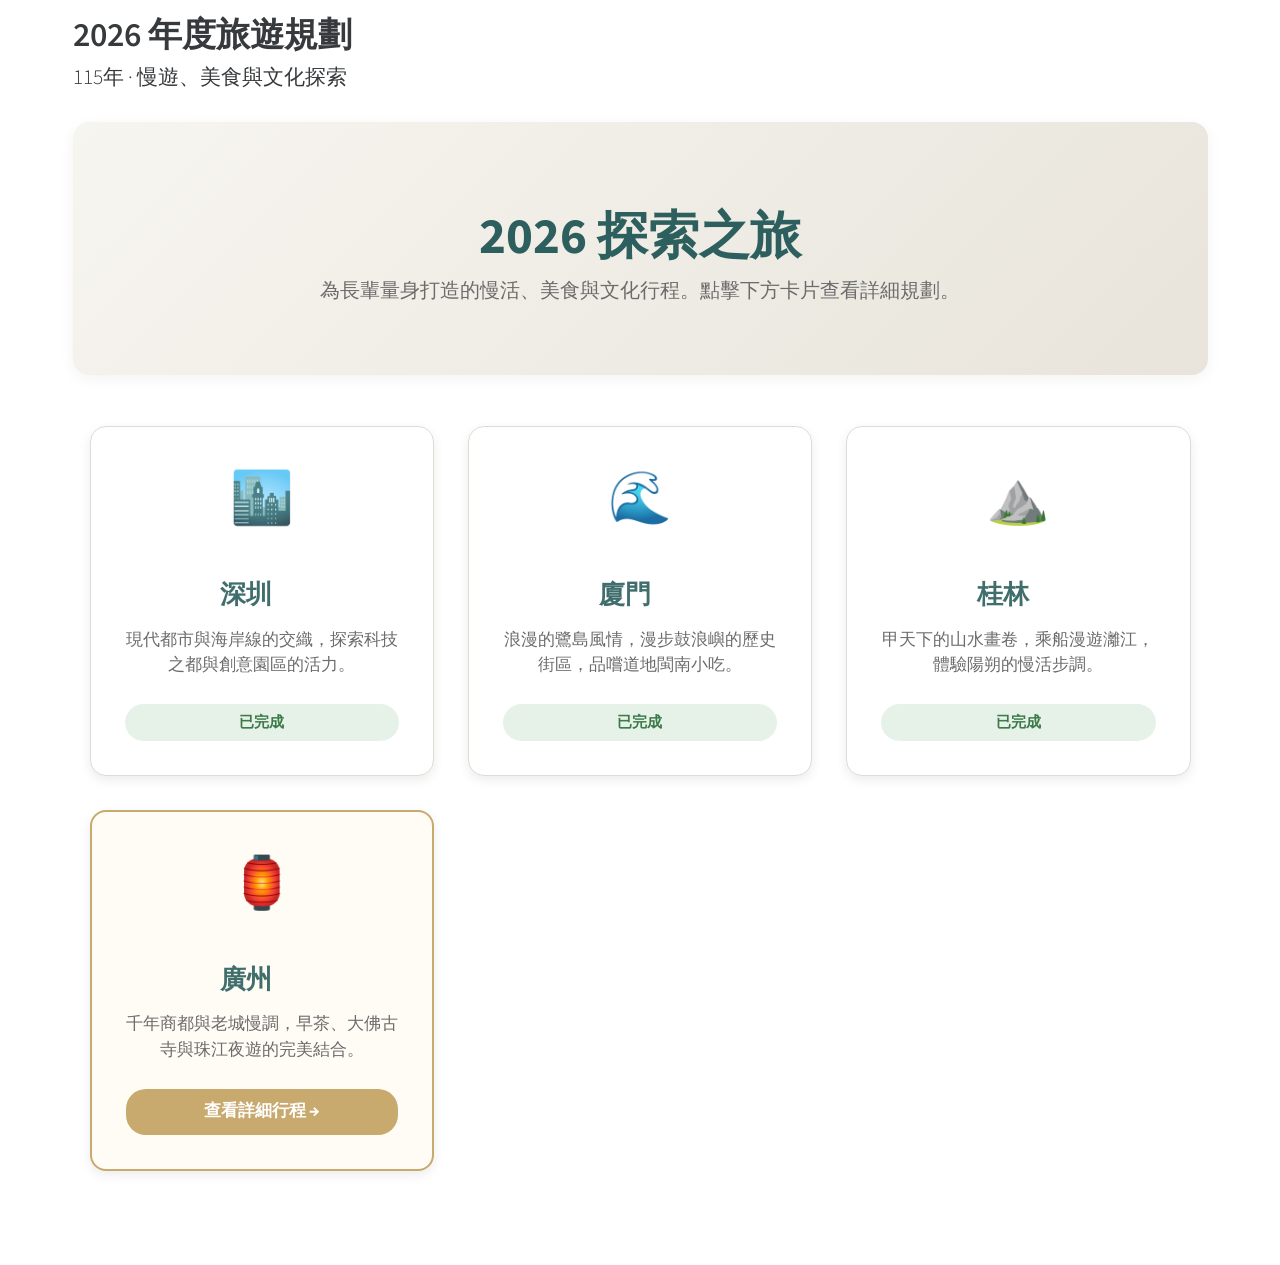
<file: index.html>
<!DOCTYPE html>
<html xmlns="http://www.w3.org/1999/xhtml" lang="en" xml:lang="en"><head>

<meta charset="utf-8">
<meta name="generator" content="quarto-1.10.19">

<meta name="viewport" content="width=device-width, initial-scale=1.0, user-scalable=yes">


<title>2026 年度旅遊規劃</title>
<style>
/* Default styles provided by pandoc.
** See https://pandoc.org/MANUAL.html#variables-for-html for config info.
*/
span.smallcaps{font-variant: small-caps;}
div.columns{display: flex; gap: 1.5em;}
div.column{flex: auto;}
@media screen {
div.columns{gap: min(4vw, 1.5em);}
div.column{overflow-x: auto;}
}
div.hanging-indent{margin-left: 1.5em; text-indent: -1.5em;}
ul.task-list{list-style: none;}
ul.task-list li input[type="checkbox"] {
  width: 0.8em;
  margin: 0 0.8em 0.2em -1em; /* quarto-specific, see https://github.com/quarto-dev/quarto-cli/issues/4556 */ 
  vertical-align: middle;
}
</style>


<script src="index_files/libs/clipboard/clipboard.min.js"></script>
<script src="index_files/libs/quarto-html/quarto.js" type="module"></script>
<script src="index_files/libs/quarto-html/tabsets/tabsets.js" type="module"></script>
<script src="index_files/libs/quarto-html/popper.min.js"></script>
<script src="index_files/libs/quarto-html/tippy.umd.min.js"></script>
<script src="index_files/libs/quarto-html/anchor.min.js"></script>
<link href="index_files/libs/quarto-html/tippy.css" rel="stylesheet">
<link href="index_files/libs/quarto-html/quarto-syntax-highlighting-bf27225e3a48a9273f3daa8f8e829971.css" rel="stylesheet" id="quarto-text-highlighting-styles">
<script src="index_files/libs/bootstrap/bootstrap.min.js"></script>
<link href="index_files/libs/bootstrap/bootstrap-icons.css" rel="stylesheet">
<link href="index_files/libs/bootstrap/bootstrap-62e2d20df198e8a01bb734742f2e28cf.min.css" rel="stylesheet" append-hash="true" id="quarto-bootstrap" data-mode="light">


<link rel="stylesheet" href="styles.css">
</head>

<body class="quarto-light">

<div id="quarto-content" class="page-columns page-rows-contents page-layout-full">

<main class="content column-page" id="quarto-document-content">

<header id="title-block-header" class="quarto-title-block default">
<div class="quarto-title">
<h1 class="title">2026 年度旅遊規劃</h1>
<p class="subtitle lead">115年 · 慢遊、美食與文化探索</p>
</div>



<div class="quarto-title-meta column-page">

    
  
    
  </div>
  


</header>


<div class="hero-section">
  <h1>2026 探索之旅</h1>
  <p>為長輩量身打造的慢活、美食與文化行程。點擊下方卡片查看詳細規劃。</p>
</div>

<div class="grid-container">

  <!-- 卡片 1：深圳 -->
  <div class="travel-card">
    <div class="card-icon">🏙️</div>
    <h3 class="anchored">深圳</h3>
    <p>現代都市與海岸線的交織，探索科技之都與創意園區的活力。</p>
    <span class="status-badge coming-soon">已完成</span>
  </div>

  <!-- 卡片 2：廈門 -->
  <div class="travel-card">
    <div class="card-icon">🌊</div>
    <h3 class="anchored">廈門</h3>
    <p>浪漫的鷺島風情，漫步鼓浪嶼的歷史街區，品嚐道地閩南小吃。</p>
    <span class="status-badge coming-soon">已完成</span>
  </div>

  <!-- 卡片 3：桂林 -->
  <div class="travel-card">
    <div class="card-icon">⛰️</div>
    <h3 class="anchored">桂林</h3>
    <p>甲天下的山水畫卷，乘船漫遊灕江，體驗陽朔的慢活步調。</p>
    <span class="status-badge coming-soon">已完成</span>
  </div>

  <!-- 卡片 4：廣州 (已連結) -->
  <div class="travel-card featured">
    <div class="card-icon">🏮</div>
    <h3 class="anchored">廣州</h3>
    <p>千年商都與老城慢調，早茶、大佛古寺與珠江夜遊的完美結合。</p>
    <!-- 這裡連結到你的廣州行程 HTML -->
    <a href="11511廣州自由行規劃.html" class="btn-link" target="_blank">查看詳細行程 →</a>
  </div>

</div>

</main>
<!-- /main column -->
<script id="quarto-html-after-body" type="application/javascript">
  window.document.addEventListener("DOMContentLoaded", function (event) {
    const icon = "";
    const anchorJS = new window.AnchorJS();
    anchorJS.options = {
      placement: 'right',
      icon: icon
    };
    anchorJS.add('.anchored');
    const isCodeAnnotation = (el) => {
      for (const clz of el.classList) {
        if (clz.startsWith('code-annotation-')) {                     
          return true;
        }
      }
      return false;
    }
    const onCopySuccess = function(e) {
      // button target
      const button = e.trigger;
      // don't keep focus
      button.blur();
      // flash "checked"
      button.classList.add('code-copy-button-checked');
      var currentTitle = button.getAttribute("title");
      button.setAttribute("title", "Copied!");
      let tooltip;
      if (window.bootstrap) {
        button.setAttribute("data-bs-toggle", "tooltip");
        button.setAttribute("data-bs-placement", "left");
        button.setAttribute("data-bs-title", "Copied!");
        tooltip = new bootstrap.Tooltip(button, 
          { trigger: "manual", 
            customClass: "code-copy-button-tooltip",
            offset: [0, -8]});
        tooltip.show();    
      }
      setTimeout(function() {
        if (tooltip) {
          tooltip.hide();
          button.removeAttribute("data-bs-title");
          button.removeAttribute("data-bs-toggle");
          button.removeAttribute("data-bs-placement");
        }
        button.setAttribute("title", currentTitle);
        button.classList.remove('code-copy-button-checked');
      }, 1000);
      // clear code selection
      e.clearSelection();
    }
    const getTextToCopy = function(trigger) {
      const outerScaffold = trigger.parentElement.cloneNode(true);
      const codeEl = outerScaffold.querySelector('code');
      for (const childEl of codeEl.children) {
        if (isCodeAnnotation(childEl)) {
          childEl.remove();
        }
      }
      return codeEl.innerText;
    }
    const clipboard = new window.ClipboardJS('.code-copy-button:not([data-in-quarto-modal])', {
      text: getTextToCopy
    });
    clipboard.on('success', onCopySuccess);
    if (window.document.getElementById('quarto-embedded-source-code-modal')) {
      const clipboardModal = new window.ClipboardJS('.code-copy-button[data-in-quarto-modal]', {
        text: getTextToCopy,
        container: window.document.getElementById('quarto-embedded-source-code-modal')
      });
      clipboardModal.on('success', onCopySuccess);
    }
      var localhostRegex = new RegExp(/^(?:http|https):\/\/localhost\:?[0-9]*\//);
      var mailtoRegex = new RegExp(/^mailto:/);
        var filterRegex = new RegExp('/' + window.location.host + '/');
      var isInternal = (href) => {
          return filterRegex.test(href) || localhostRegex.test(href) || mailtoRegex.test(href);
      }
      // Inspect non-navigation links and adorn them if external
     var links = window.document.querySelectorAll('a[href]:not(.nav-link):not(.navbar-brand):not(.toc-action):not(.sidebar-link):not(.sidebar-item-toggle):not(.pagination-link):not(.no-external):not([aria-hidden]):not(.dropdown-item):not(.quarto-navigation-tool):not(.about-link)');
      for (var i=0; i<links.length; i++) {
        const link = links[i];
        if (!isInternal(link.href)) {
          // undo the damage that might have been done by quarto-nav.js in the case of
          // links that we want to consider external
          if (link.dataset.originalHref !== undefined) {
            link.href = link.dataset.originalHref;
          }
        }
      }
    function tippyHover(el, contentFn, onTriggerFn, onUntriggerFn) {
      const config = {
        allowHTML: true,
        maxWidth: 500,
        delay: 100,
        arrow: false,
        appendTo: function(el) {
            return el.parentElement;
        },
        interactive: true,
        interactiveBorder: 10,
        theme: 'quarto',
        placement: 'bottom-start',
      };
      if (contentFn) {
        config.content = contentFn;
      }
      if (onTriggerFn) {
        config.onTrigger = onTriggerFn;
      }
      if (onUntriggerFn) {
        config.onUntrigger = onUntriggerFn;
      }
      window.tippy(el, config); 
    }
    const noterefs = window.document.querySelectorAll('a[role="doc-noteref"]');
    for (var i=0; i<noterefs.length; i++) {
      const ref = noterefs[i];
      tippyHover(ref, function() {
        // use id or data attribute instead here
        let href = ref.getAttribute('data-footnote-href') || ref.getAttribute('href');
        try { href = new URL(href).hash; } catch {}
        const id = href.replace(/^#\/?/, "");
        const note = window.document.getElementById(id);
        if (note) {
          return note.innerHTML;
        } else {
          return "";
        }
      });
    }
    const xrefs = window.document.querySelectorAll('a.quarto-xref');
    const processXRef = (id, note) => {
      // Strip column container classes
      const stripColumnClz = (el) => {
        el.classList.remove("page-full", "page-columns");
        if (el.children) {
          for (const child of el.children) {
            stripColumnClz(child);
          }
        }
      }
      stripColumnClz(note)
      if (id === null || id.startsWith('sec-')) {
        // Special case sections, only their first couple elements
        const container = document.createElement("div");
        if (note.children && note.children.length > 2) {
          container.appendChild(note.children[0].cloneNode(true));
          for (let i = 1; i < note.children.length; i++) {
            const child = note.children[i];
            if (child.tagName === "P" && child.innerText === "") {
              continue;
            } else {
              container.appendChild(child.cloneNode(true));
              break;
            }
          }
          if (window.Quarto?.typesetMath) {
            window.Quarto.typesetMath(container);
          }
          return container.innerHTML
        } else {
          if (window.Quarto?.typesetMath) {
            window.Quarto.typesetMath(note);
          }
          return note.innerHTML;
        }
      } else {
        // Remove any anchor links if they are present
        const anchorLink = note.querySelector('a.anchorjs-link');
        if (anchorLink) {
          anchorLink.remove();
        }
        if (window.Quarto?.typesetMath) {
          window.Quarto.typesetMath(note);
        }
        if (note.classList.contains("callout")) {
          return note.outerHTML;
        } else {
          return note.innerHTML;
        }
      }
    }
    for (var i=0; i<xrefs.length; i++) {
      const xref = xrefs[i];
      tippyHover(xref, undefined, function(instance) {
        instance.disable();
        let url = xref.getAttribute('href');
        let hash = undefined; 
        if (url.startsWith('#')) {
          hash = url;
        } else {
          try { hash = new URL(url).hash; } catch {}
        }
        if (hash) {
          const id = hash.replace(/^#\/?/, "");
          const note = window.document.getElementById(id);
          if (note !== null) {
            try {
              const html = processXRef(id, note.cloneNode(true));
              instance.setContent(html);
            } finally {
              instance.enable();
              instance.show();
            }
          } else {
            // See if we can fetch this
            fetch(url.split('#')[0])
            .then(res => res.text())
            .then(html => {
              const parser = new DOMParser();
              const htmlDoc = parser.parseFromString(html, "text/html");
              const note = htmlDoc.getElementById(id);
              if (note !== null) {
                const html = processXRef(id, note);
                instance.setContent(html);
              } 
            }).finally(() => {
              instance.enable();
              instance.show();
            });
          }
        } else {
          // See if we can fetch a full url (with no hash to target)
          // This is a special case and we should probably do some content thinning / targeting
          fetch(url)
          .then(res => res.text())
          .then(html => {
            const parser = new DOMParser();
            const htmlDoc = parser.parseFromString(html, "text/html");
            const note = htmlDoc.querySelector('main.content');
            if (note !== null) {
              // This should only happen for chapter cross references
              // (since there is no id in the URL)
              // remove the first header
              if (note.children.length > 0 && note.children[0].tagName === "HEADER") {
                note.children[0].remove();
              }
              const html = processXRef(null, note);
              instance.setContent(html);
            } 
          }).finally(() => {
            instance.enable();
            instance.show();
          });
        }
      }, function(instance) {
      });
    }
        let selectedAnnoteEl;
        const selectorForAnnotation = ( cell, annotation) => {
          let cellAttr = 'data-code-cell="' + cell + '"';
          let lineAttr = 'data-code-annotation="' +  annotation + '"';
          const selector = 'span[' + cellAttr + '][' + lineAttr + ']';
          return selector;
        }
        const selectCodeLines = (annoteEl) => {
          const doc = window.document;
          const targetCell = annoteEl.getAttribute("data-target-cell");
          const targetAnnotation = annoteEl.getAttribute("data-target-annotation");
          const annoteSpan = window.document.querySelector(selectorForAnnotation(targetCell, targetAnnotation));
          const lines = annoteSpan.getAttribute("data-code-lines").split(",");
          const lineIds = lines.map((line) => {
            return targetCell + "-" + line;
          })
          let top = null;
          let height = null;
          let parent = null;
          if (lineIds.length > 0) {
              //compute the position of the single el (top and bottom and make a div)
              const el = window.document.getElementById(lineIds[0]);
              top = el.offsetTop;
              height = el.offsetHeight;
              parent = el.parentElement.parentElement;
            if (lineIds.length > 1) {
              const lastEl = window.document.getElementById(lineIds[lineIds.length - 1]);
              const bottom = lastEl.offsetTop + lastEl.offsetHeight;
              height = bottom - top;
            }
            if (top !== null && height !== null && parent !== null) {
              // cook up a div (if necessary) and position it 
              let div = window.document.getElementById("code-annotation-line-highlight");
              if (div === null) {
                div = window.document.createElement("div");
                div.setAttribute("id", "code-annotation-line-highlight");
                div.style.position = 'absolute';
                parent.appendChild(div);
              }
              div.style.top = top - 2 + "px";
              div.style.height = height + 4 + "px";
              div.style.left = 0;
              let gutterDiv = window.document.getElementById("code-annotation-line-highlight-gutter");
              if (gutterDiv === null) {
                gutterDiv = window.document.createElement("div");
                gutterDiv.setAttribute("id", "code-annotation-line-highlight-gutter");
                gutterDiv.style.position = 'absolute';
                const codeCell = window.document.getElementById(targetCell);
                const gutter = codeCell.querySelector('.code-annotation-gutter');
                gutter.appendChild(gutterDiv);
              }
              gutterDiv.style.top = top - 2 + "px";
              gutterDiv.style.height = height + 4 + "px";
            }
            selectedAnnoteEl = annoteEl;
          }
        };
        const unselectCodeLines = () => {
          const elementsIds = ["code-annotation-line-highlight", "code-annotation-line-highlight-gutter"];
          elementsIds.forEach((elId) => {
            const div = window.document.getElementById(elId);
            if (div) {
              div.remove();
            }
          });
          selectedAnnoteEl = undefined;
        };
          // Handle positioning of the toggle
      window.addEventListener(
        "resize",
        throttle(() => {
          elRect = undefined;
          if (selectedAnnoteEl) {
            selectCodeLines(selectedAnnoteEl);
          }
        }, 10)
      );
      function throttle(fn, ms) {
      let throttle = false;
      let timer;
        return (...args) => {
          if(!throttle) { // first call gets through
              fn.apply(this, args);
              throttle = true;
          } else { // all the others get throttled
              if(timer) clearTimeout(timer); // cancel #2
              timer = setTimeout(() => {
                fn.apply(this, args);
                timer = throttle = false;
              }, ms);
          }
        };
      }
        // Attach click handler to the DT
        const annoteDls = window.document.querySelectorAll('dt[data-target-cell]');
        for (const annoteDlNode of annoteDls) {
          annoteDlNode.addEventListener('click', (event) => {
            const clickedEl = event.target;
            if (clickedEl !== selectedAnnoteEl) {
              unselectCodeLines();
              const activeEl = window.document.querySelector('dt[data-target-cell].code-annotation-active');
              if (activeEl) {
                activeEl.classList.remove('code-annotation-active');
              }
              selectCodeLines(clickedEl);
              clickedEl.classList.add('code-annotation-active');
            } else {
              // Unselect the line
              unselectCodeLines();
              clickedEl.classList.remove('code-annotation-active');
            }
          });
        }
    const findCites = (el) => {
      const parentEl = el.parentElement;
      if (parentEl) {
        const cites = parentEl.dataset.cites;
        if (cites) {
          return {
            el,
            cites: cites.split(' ')
          };
        } else {
          return findCites(el.parentElement)
        }
      } else {
        return undefined;
      }
    };
    var bibliorefs = window.document.querySelectorAll('a[role="doc-biblioref"]');
    for (var i=0; i<bibliorefs.length; i++) {
      const ref = bibliorefs[i];
      const citeInfo = findCites(ref);
      if (citeInfo) {
        tippyHover(citeInfo.el, function() {
          var popup = window.document.createElement('div');
          citeInfo.cites.forEach(function(cite) {
            var citeDiv = window.document.createElement('div');
            citeDiv.classList.add('hanging-indent');
            citeDiv.classList.add('csl-entry');
            var biblioDiv = window.document.getElementById('ref-' + cite);
            if (biblioDiv) {
              citeDiv.innerHTML = biblioDiv.innerHTML;
            }
            popup.appendChild(citeDiv);
          });
          return popup.innerHTML;
        });
      }
    }
  });
  </script>
</div> <!-- /content -->




</body></html>
</file>
<file: index_files/libs/quarto-html/tippy.css>
.tippy-box[data-animation=fade][data-state=hidden]{opacity:0}[data-tippy-root]{max-width:calc(100vw - 10px)}.tippy-box{position:relative;background-color:#333;color:#fff;border-radius:4px;font-size:14px;line-height:1.4;white-space:normal;outline:0;transition-property:transform,visibility,opacity}.tippy-box[data-placement^=top]>.tippy-arrow{bottom:0}.tippy-box[data-placement^=top]>.tippy-arrow:before{bottom:-7px;left:0;border-width:8px 8px 0;border-top-color:initial;transform-origin:center top}.tippy-box[data-placement^=bottom]>.tippy-arrow{top:0}.tippy-box[data-placement^=bottom]>.tippy-arrow:before{top:-7px;left:0;border-width:0 8px 8px;border-bottom-color:initial;transform-origin:center bottom}.tippy-box[data-placement^=left]>.tippy-arrow{right:0}.tippy-box[data-placement^=left]>.tippy-arrow:before{border-width:8px 0 8px 8px;border-left-color:initial;right:-7px;transform-origin:center left}.tippy-box[data-placement^=right]>.tippy-arrow{left:0}.tippy-box[data-placement^=right]>.tippy-arrow:before{left:-7px;border-width:8px 8px 8px 0;border-right-color:initial;transform-origin:center right}.tippy-box[data-inertia][data-state=visible]{transition-timing-function:cubic-bezier(.54,1.5,.38,1.11)}.tippy-arrow{width:16px;height:16px;color:#333}.tippy-arrow:before{content:"";position:absolute;border-color:transparent;border-style:solid}.tippy-content{position:relative;padding:5px 9px;z-index:1}
</file>
<file: index_files/libs/quarto-html/quarto-syntax-highlighting-bf27225e3a48a9273f3daa8f8e829971.css>
/* quarto syntax highlight colors */
:root {
  --quarto-hl-ot-color: #003B4F;
  --quarto-hl-at-color: #657422;
  --quarto-hl-ss-color: #20794D;
  --quarto-hl-an-color: #5E5E5E;
  --quarto-hl-fu-color: #4758AB;
  --quarto-hl-st-color: #20794D;
  --quarto-hl-cf-color: #003B4F;
  --quarto-hl-op-color: #5E5E5E;
  --quarto-hl-er-color: #AD0000;
  --quarto-hl-bn-color: #AD0000;
  --quarto-hl-al-color: #AD0000;
  --quarto-hl-va-color: #111111;
  --quarto-hl-bu-color: inherit;
  --quarto-hl-ex-color: inherit;
  --quarto-hl-pp-color: #AD0000;
  --quarto-hl-in-color: #5E5E5E;
  --quarto-hl-vs-color: #20794D;
  --quarto-hl-wa-color: #5E5E5E;
  --quarto-hl-do-color: #5E5E5E;
  --quarto-hl-im-color: #00769E;
  --quarto-hl-ch-color: #20794D;
  --quarto-hl-dt-color: #AD0000;
  --quarto-hl-fl-color: #AD0000;
  --quarto-hl-co-color: #5E5E5E;
  --quarto-hl-cv-color: #5E5E5E;
  --quarto-hl-cn-color: #8f5902;
  --quarto-hl-sc-color: #5E5E5E;
  --quarto-hl-dv-color: #AD0000;
  --quarto-hl-kw-color: #003B4F;
}

/* other quarto variables */
:root {
  --quarto-font-monospace: SFMono-Regular, Menlo, Monaco, Consolas, "Liberation Mono", "Courier New", monospace;
}

/* syntax highlight based on Pandoc's rules */
pre > code.sourceCode > span {
  color: #003B4F;
}

code.sourceCode > span {
  color: #003B4F;
}

div.sourceCode,
div.sourceCode pre.sourceCode {
  color: #003B4F;
}

/* Normal */
code span {
  color: #003B4F;
}

/* Alert */
code span.al {
  color: #AD0000;
  font-style: inherit;
}

/* Annotation */
code span.an {
  color: #5E5E5E;
  font-style: inherit;
}

/* Attribute */
code span.at {
  color: #657422;
  font-style: inherit;
}

/* BaseN */
code span.bn {
  color: #AD0000;
  font-style: inherit;
}

/* BuiltIn */
code span.bu {
  font-style: inherit;
}

/* ControlFlow */
code span.cf {
  color: #003B4F;
  font-weight: bold;
  font-style: inherit;
}

/* Char */
code span.ch {
  color: #20794D;
  font-style: inherit;
}

/* Constant */
code span.cn {
  color: #8f5902;
  font-style: inherit;
}

/* Comment */
code span.co {
  color: #5E5E5E;
  font-style: inherit;
}

/* CommentVar */
code span.cv {
  color: #5E5E5E;
  font-style: italic;
}

/* Documentation */
code span.do {
  color: #5E5E5E;
  font-style: italic;
}

/* DataType */
code span.dt {
  color: #AD0000;
  font-style: inherit;
}

/* DecVal */
code span.dv {
  color: #AD0000;
  font-style: inherit;
}

/* Error */
code span.er {
  color: #AD0000;
  font-style: inherit;
}

/* Extension */
code span.ex {
  font-style: inherit;
}

/* Float */
code span.fl {
  color: #AD0000;
  font-style: inherit;
}

/* Function */
code span.fu {
  color: #4758AB;
  font-style: inherit;
}

/* Import */
code span.im {
  color: #00769E;
  font-style: inherit;
}

/* Information */
code span.in {
  color: #5E5E5E;
  font-style: inherit;
}

/* Keyword */
code span.kw {
  color: #003B4F;
  font-weight: bold;
  font-style: inherit;
}

/* Operator */
code span.op {
  color: #5E5E5E;
  font-style: inherit;
}

/* Other */
code span.ot {
  color: #003B4F;
  font-style: inherit;
}

/* Preprocessor */
code span.pp {
  color: #AD0000;
  font-style: inherit;
}

/* SpecialChar */
code span.sc {
  color: #5E5E5E;
  font-style: inherit;
}

/* SpecialString */
code span.ss {
  color: #20794D;
  font-style: inherit;
}

/* String */
code span.st {
  color: #20794D;
  font-style: inherit;
}

/* Variable */
code span.va {
  color: #111111;
  font-style: inherit;
}

/* VerbatimString */
code span.vs {
  color: #20794D;
  font-style: inherit;
}

/* Warning */
code span.wa {
  color: #5E5E5E;
  font-style: italic;
}

.prevent-inlining {
  content: "</";
}

/*# sourceMappingURL=8be38f48d34c45af72792cbd699585e7.css.map */
</file>
<file: styles.css>
/* 主視覺標題區塊 */
.hero-section {
  text-align: center;
  padding: 3rem 1rem;
  background: linear-gradient(135deg, #f7f5f0 0%, #e8e4db 100%);
  border-radius: 16px;
  margin-bottom: 2rem;
  box-shadow: 0 4px 15px rgba(0,0,0,0.05);
}

.hero-section h1 {
  font-size: 3rem;
  color: #2c5f5d; /* 主題色：墨綠 */
  margin-bottom: 0.5rem;
  font-weight: 700;
}

.hero-section p {
  font-size: 1.2rem;
  color: #6b6b6b;
}

/* 卡片網格排版 */
.grid-container {
  display: grid;
  grid-template-columns: repeat(auto-fit, minmax(280px, 1fr));
  gap: 2rem;
  padding: 1rem;
}

/* 單一卡片樣式 */
.travel-card {
  background: #ffffff;
  border-radius: 16px;
  padding: 2rem;
  text-align: center;
  box-shadow: 0 4px 12px rgba(0,0,0,0.08);
  transition: transform 0.3s ease, box-shadow 0.3s ease;
  border: 1px solid #e0dcd3;
  display: flex;
  flex-direction: column;
  justify-content: space-between;
}

.travel-card:hover {
  transform: translateY(-5px);
  box-shadow: 0 8px 24px rgba(0,0,0,0.12);
}

/* 亮點卡片（廣州） */
.travel-card.featured {
  border: 2px solid #c8a96e;
  background: #fffbf5;
}

/* 圖示 */
.card-icon {
  font-size: 3rem;
  margin-bottom: 1rem;
}

.travel-card h3 {
  color: #2c5f5d;
  font-size: 1.5rem;
  margin-bottom: 1rem;
}

.travel-card p {
  color: #6b6b6b;
  font-size: 1rem;
  margin-bottom: 1.5rem;
  flex-grow: 1;
}

/* 按鈕與標籤 */
.btn-link {
  display: inline-block;
  padding: 0.6rem 1.5rem;
  background-color: #c8a96e;
  color: white !important;
  text-decoration: none;
  border-radius: 20px;
  font-weight: bold;
  transition: background-color 0.2s ease;
}

.btn-link:hover {
  background-color: #b09050;
  text-decoration: none;
}

.status-badge {
  display: inline-block;
  padding: 0.4rem 1rem;
  background-color: #e6f2e8;
  color: #3d7a4a;
  border-radius: 20px;
  font-size: 0.9rem;
  font-weight: bold;
}
</file>
